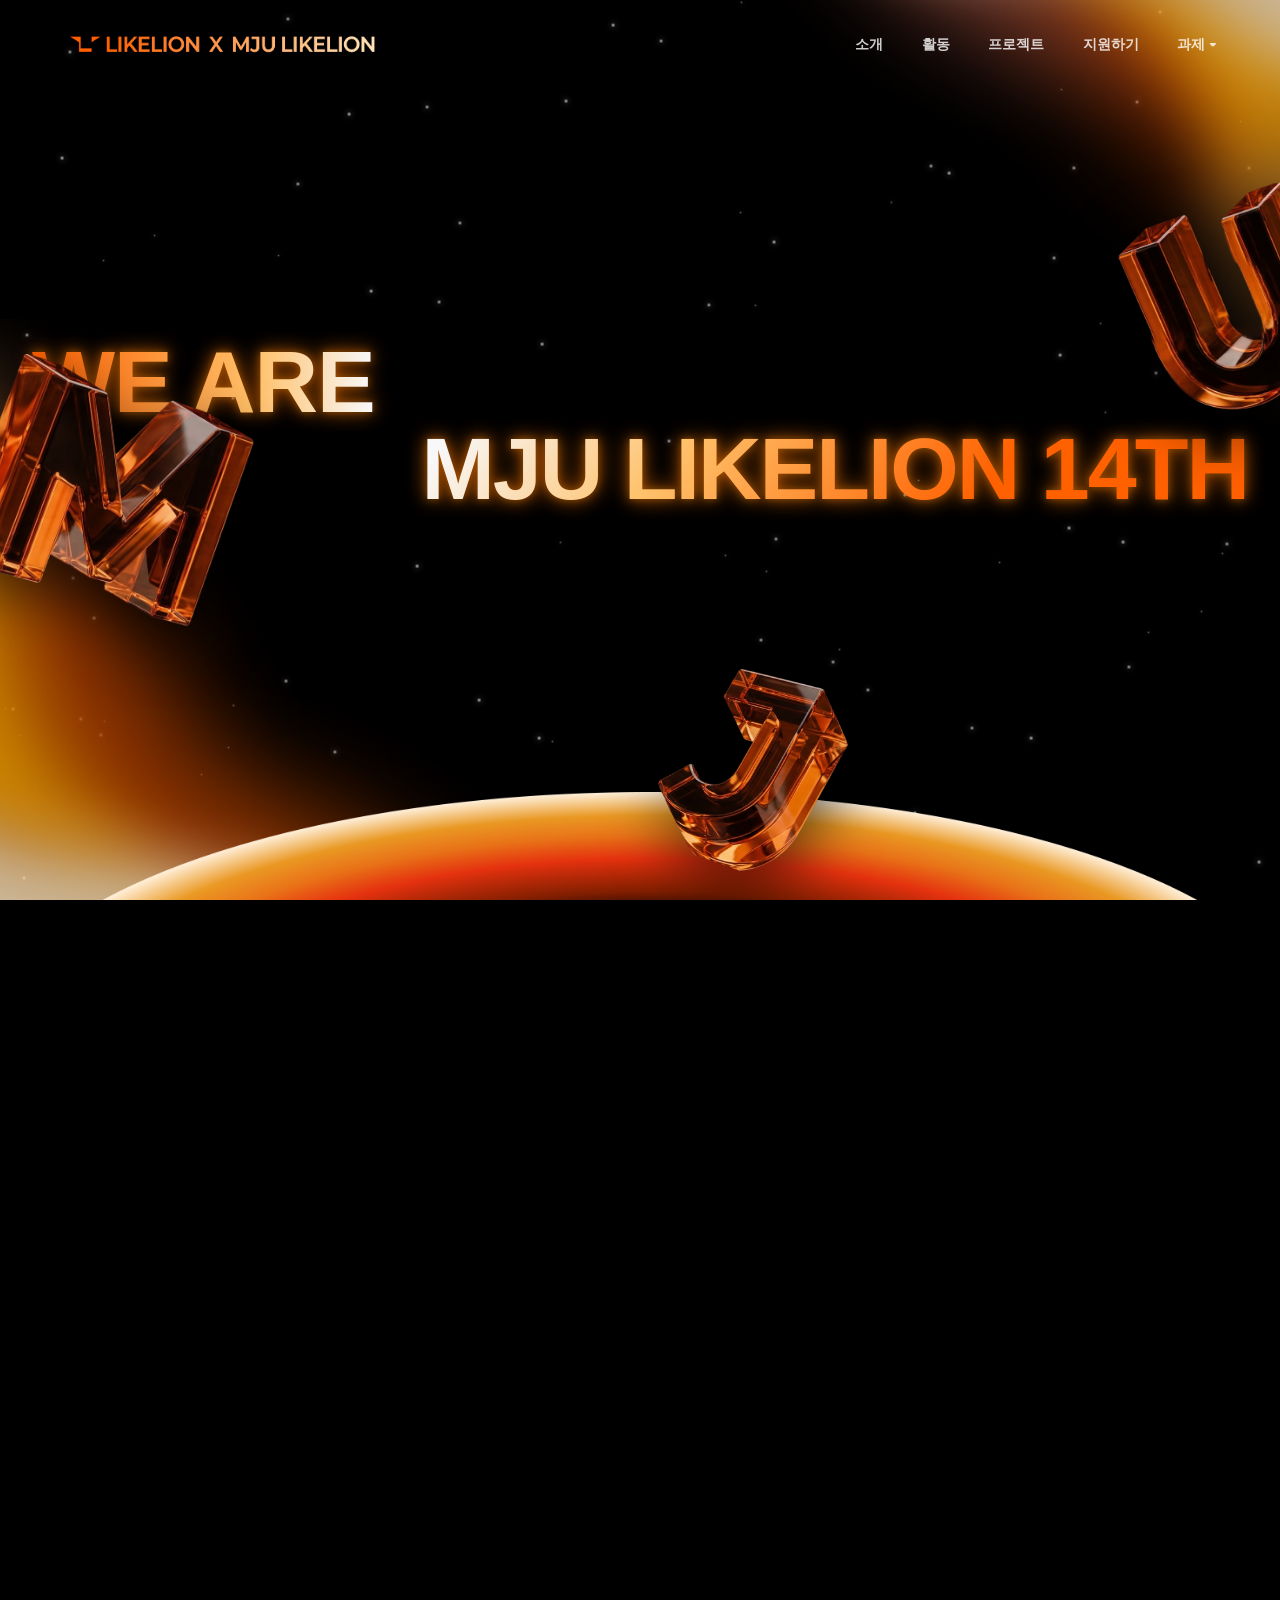
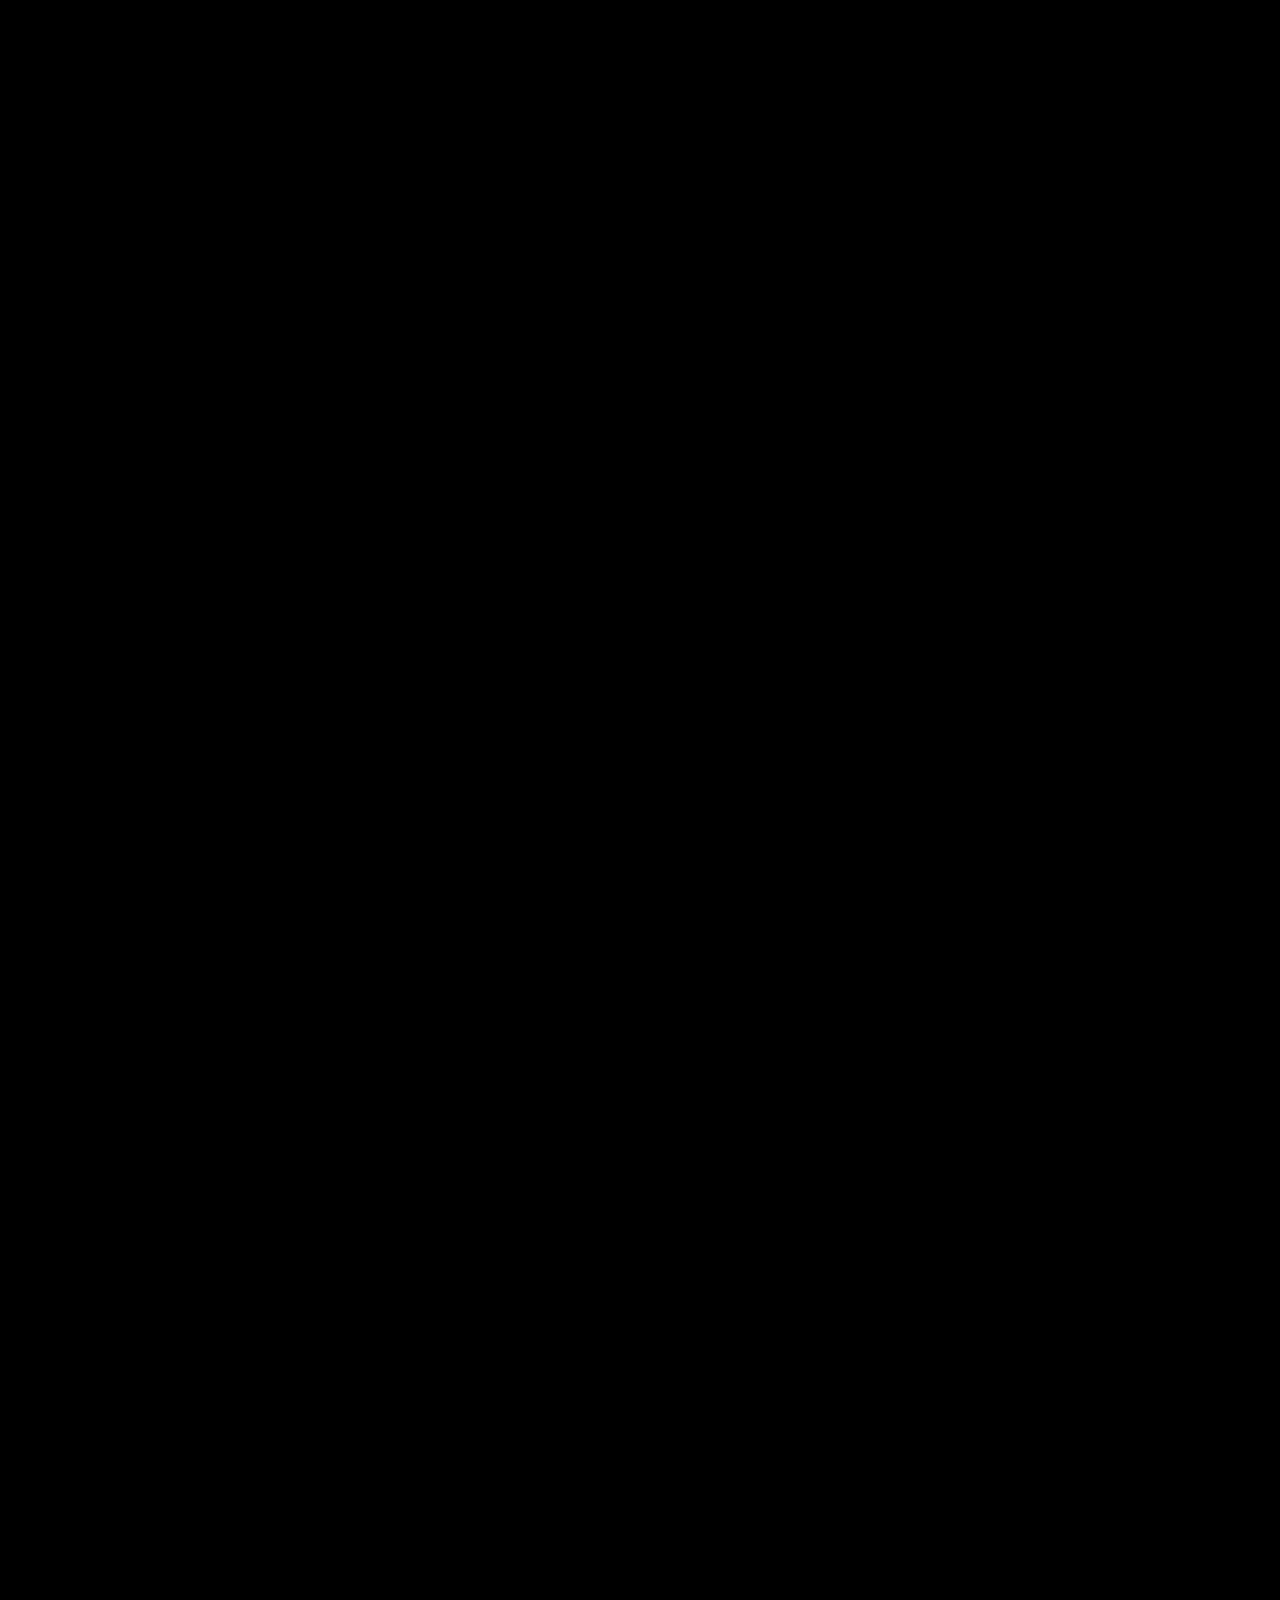
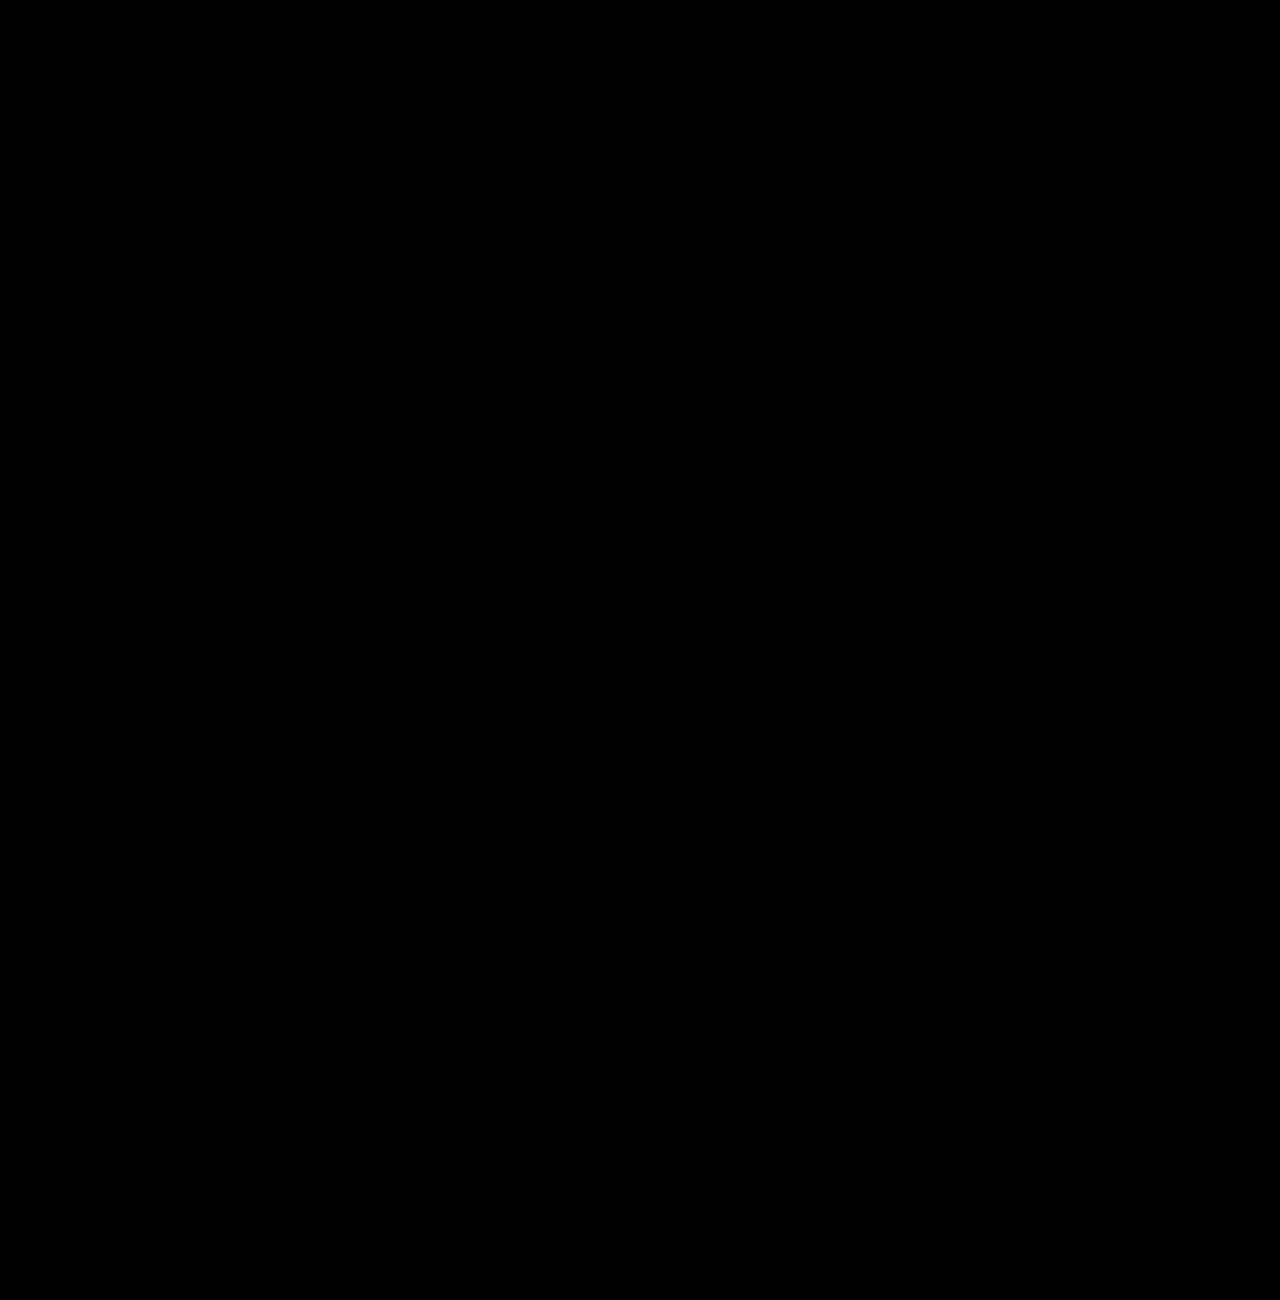
<file: index.html>
<!DOCTYPE html>
<html lang="ko">

<head>
  <meta charset="UTF-8">
  <meta name="viewport" content="width=device-width, initial-scale=1.0">
  <title>MJU LIKELION</title>
  <link rel="stylesheet" href="style.css">
</head>

<body>
  <div id="fullpage-wrapper">
    <section class="section section-1">
      <div class="background-effects">
        <img src="img/left_under.png" alt="left glow" class="effect-left">
        <img src="img/right_up.png" alt="right glow" class="effect-right">
      </div>

      <header>
        <img src="img/ms_logo.png" alt="LIKELION X MJU LIKELION" class="logo">
        <nav class="main-nav">
          <ul>
            <li><a href="#">소개</a></li>
            <li><a href="#">활동</a></li>
            <li><a href="#">프로젝트</a></li>
            <li><a href="#">지원하기</a></li>
            <li class="dropdown">
              <a href="#" class="dropbtn" id="task-btn">과제 ▾</a>
              <div class="dropdown-content" id="task-dropdown">
                <a href="week1/homework_01.html">1주차</a>
                <a href="week2/homework_02.html">2주차</a>
                <a href="#">3주차</a>
                <a href="#">4주차</a>
                <a href="#">5주차</a>
                <a href="#">6주차</a>
                <a href="#">7주차</a>
                <a href="#">8주차</a>
                <a href="#">9주차</a>
                <a href="#">10주차</a>
              </div>
            </li>
          </ul>
        </nav>
      </header>

      <main class="content">
        <div class="text-group">
          <div class="text-we-are">WE ARE</div>
          <div class="text-mju">MJU LIKELION 14TH</div>
        </div>

        <div class="glass-letters">
          <img src="img/M_GLASS.png" alt="M" class="letter-m">
          <img src="img/J_GLASS.png" alt="J" class="letter-j">
          <img src="img/U_GLASS.png" alt="U" class="letter-u">
        </div>
      </main>

      <img src="img/bottom_horizon.png" alt="bottom horizon" class="bottom-horizon">
    </section>

    <section class="section section-2">
      <h2 class="dummy-title">PAGE 2</h2>
    </section>

    <section class="section section-3">
      <h2 class="dummy-title">PAGE 3</h2>
    </section>

    <section class="section section-4">
      <h2 class="dummy-title">PAGE 4</h2>
    </section>

    <section class="section section-5">
      <div class="footer-container">
        <div class="footer-top">
          <div class="footer-info">
            <h3>명지대학교 자연 멋쟁이사자처럼</h3>
            <p>경기도 용인시 처인구 명지로 116</p>
          </div>
          <ul class="footer-nav">
            <li><a href="#">소개</a></li>
            <li><a href="#">모집 안내</a></li>
            <li><a href="#">운영진</a></li>
            <li><a href="#">14기 지원하기</a></li>
          </ul>
        </div>
        <div class="footer-bottom">
          <p>Copyright© 2026 All rights reserved by LikeLion MJU</p>
          <div class="footer-social">
            <a href="#">Instagram</a>
            <a href="#">Github</a>
          </div>
        </div>
      </div>
    </section>
  </div>
  <script src="script.js"></script>
</body>

</html>
</file>
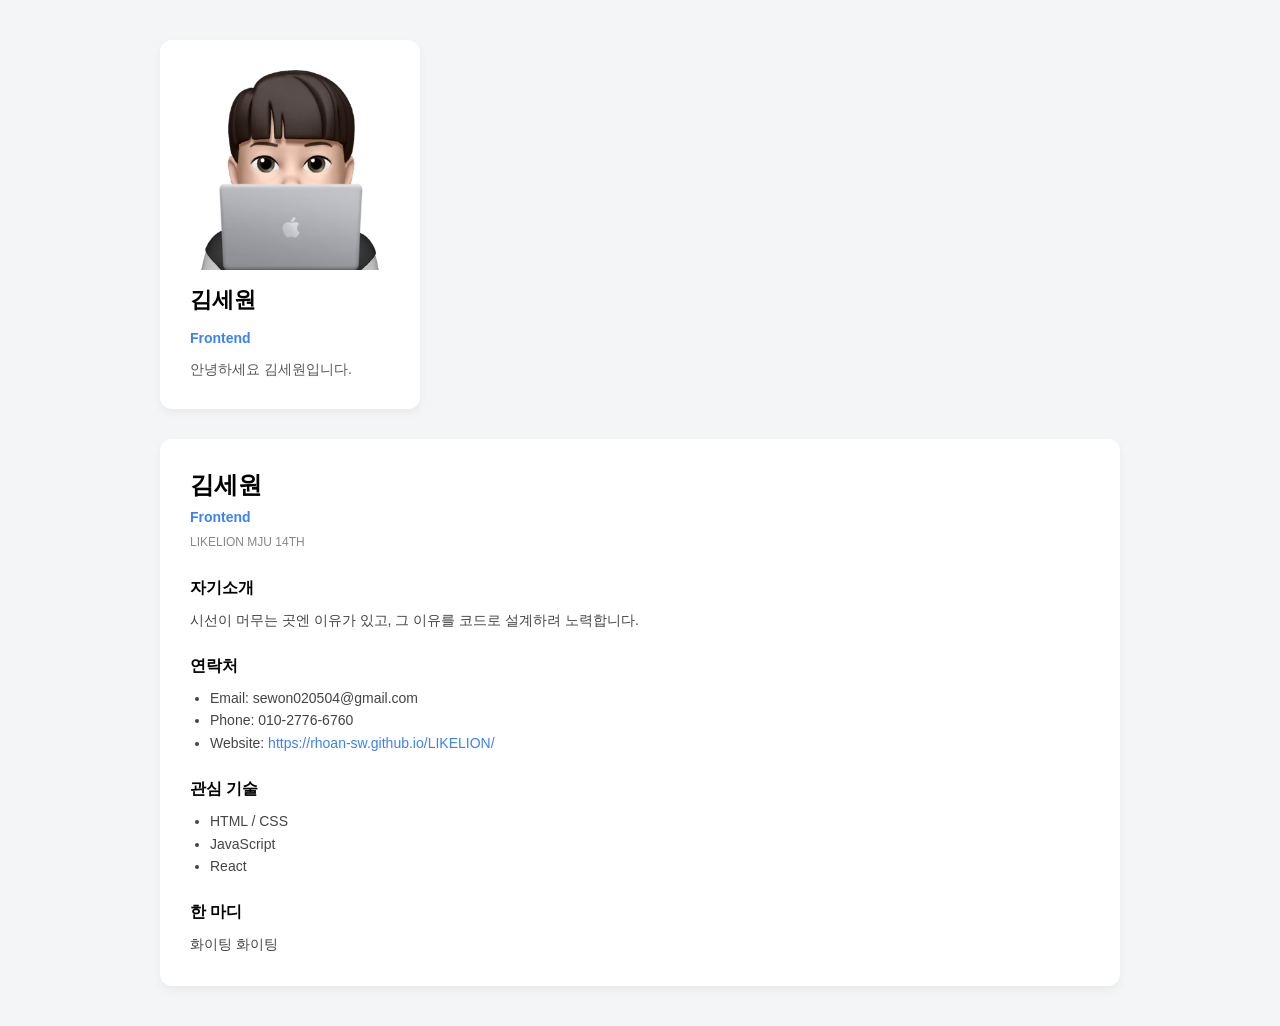
<file: week1/homework_01.html>
<!DOCTYPE html>
<html lang="ko">

<head>
    <meta charset="UTF-8">
    <meta name="viewport" content="width=device-width, initial-scale=1.0">
    <title>자기소개</title>
    <link rel="stylesheet" href="homework_01.css">
</head>

<body>
    <!-- 첫 번째 카드: 요약 정보 -->
    <div class="card1">
        <img src="../week1/profile.png" alt="프로필">
        <h1>김세원</h1>
        <p class="role">Frontend</p>
        <p>안녕하세요 김세원입니다.</p>
    </div>

    <!-- 두 번째 카드: 상세 정보 -->
    <div class="card2">
        <div class="head">
            <h1>김세원</h1>
            <p class="role">Frontend</p>
            <p class="track">LIKELION MJU 14TH</p>
        </div>

        <div class="sec">
            <h2>자기소개</h2>
            <p>시선이 머무는 곳엔 이유가 있고, 그 이유를 코드로 설계하려 노력합니다.</p>
        </div>

        <div class="sec">
            <h2>연락처</h2>
            <ul>
                <li>Email: sewon020504@gmail.com</li>
                <li>Phone: 010-2776-6760</li>
                <li>Website: <a href="https://rhoan-sw.github.io/LIKELION/">https://rhoan-sw.github.io/LIKELION/</a>
                </li>
            </ul>
        </div>

        <div class="sec">
            <h2>관심 기술</h2>
            <ul>
                <li>HTML / CSS</li>
                <li>JavaScript</li>
                <li>React</li>
            </ul>
        </div>

        <div class="sec">
            <h2>한 마디</h2>
            <p>화이팅 화이팅</p>
        </div>
    </div>
</body>

</html>
</file>
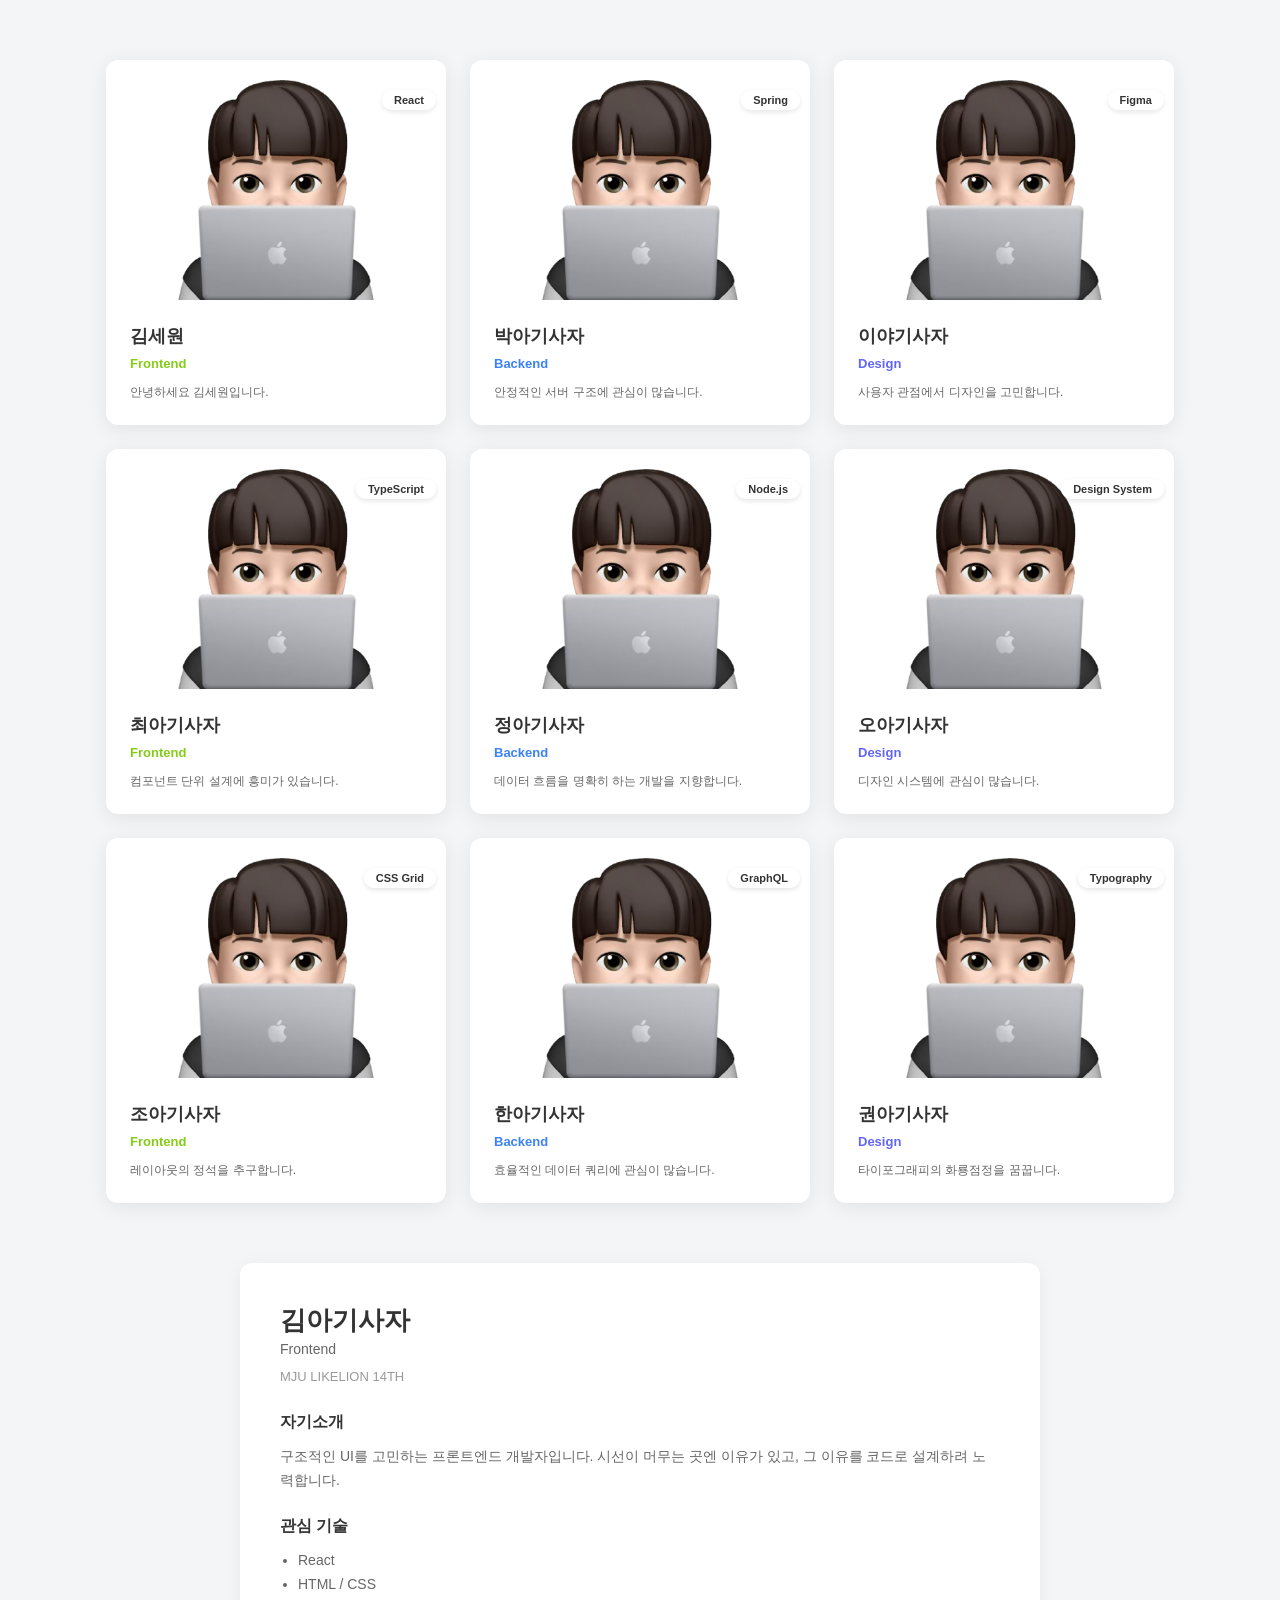
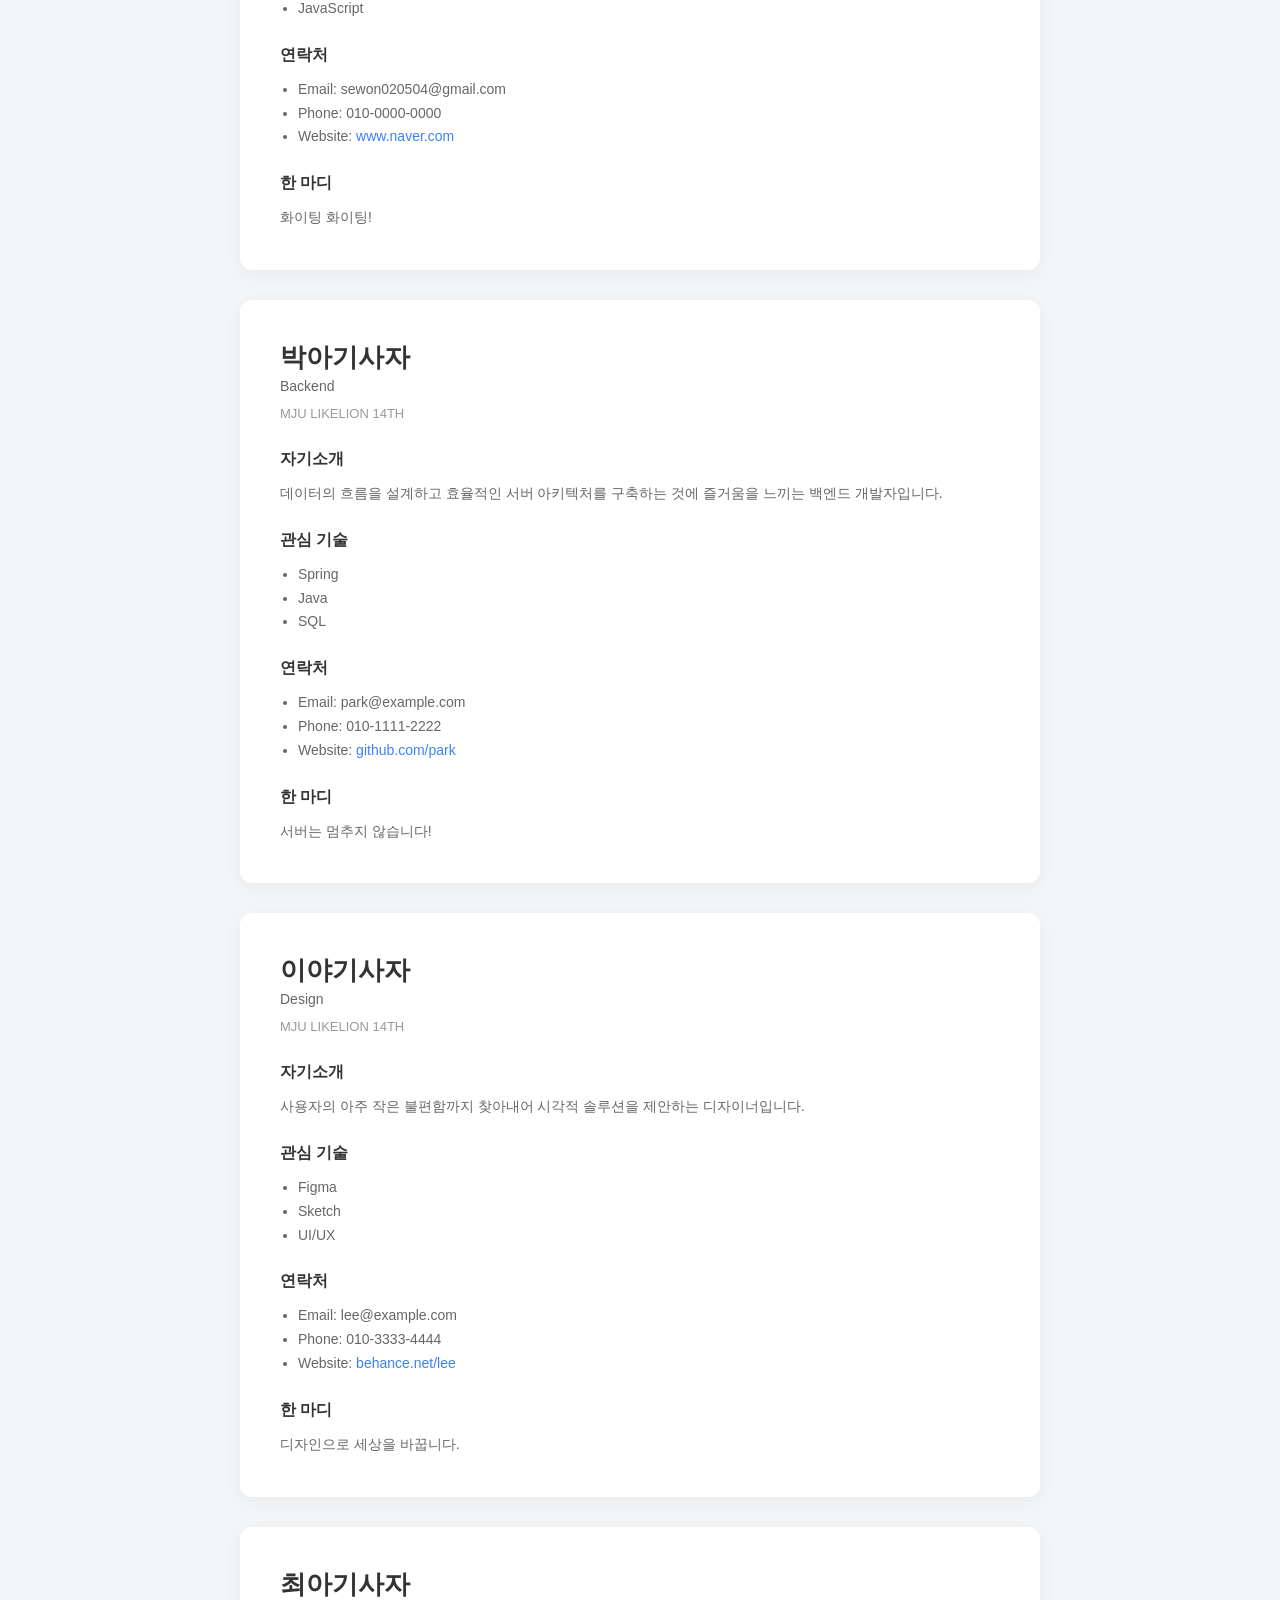
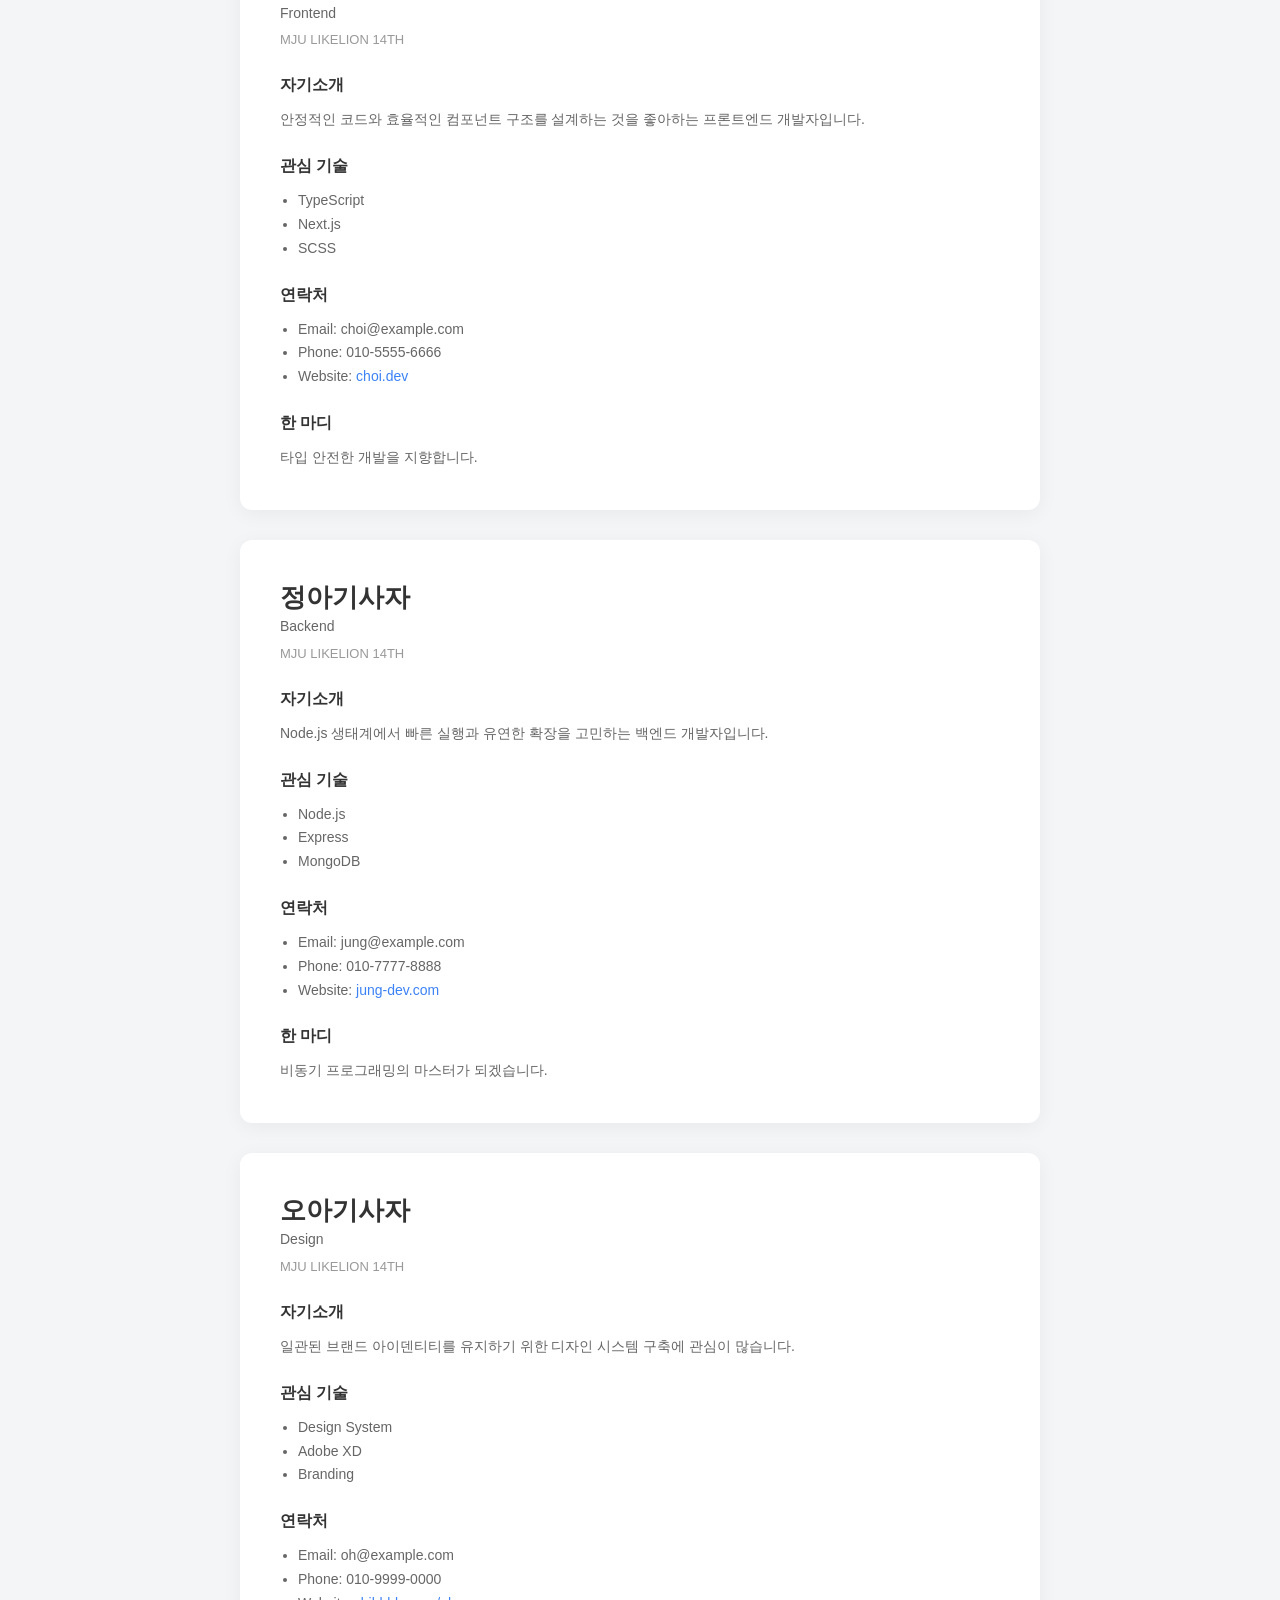
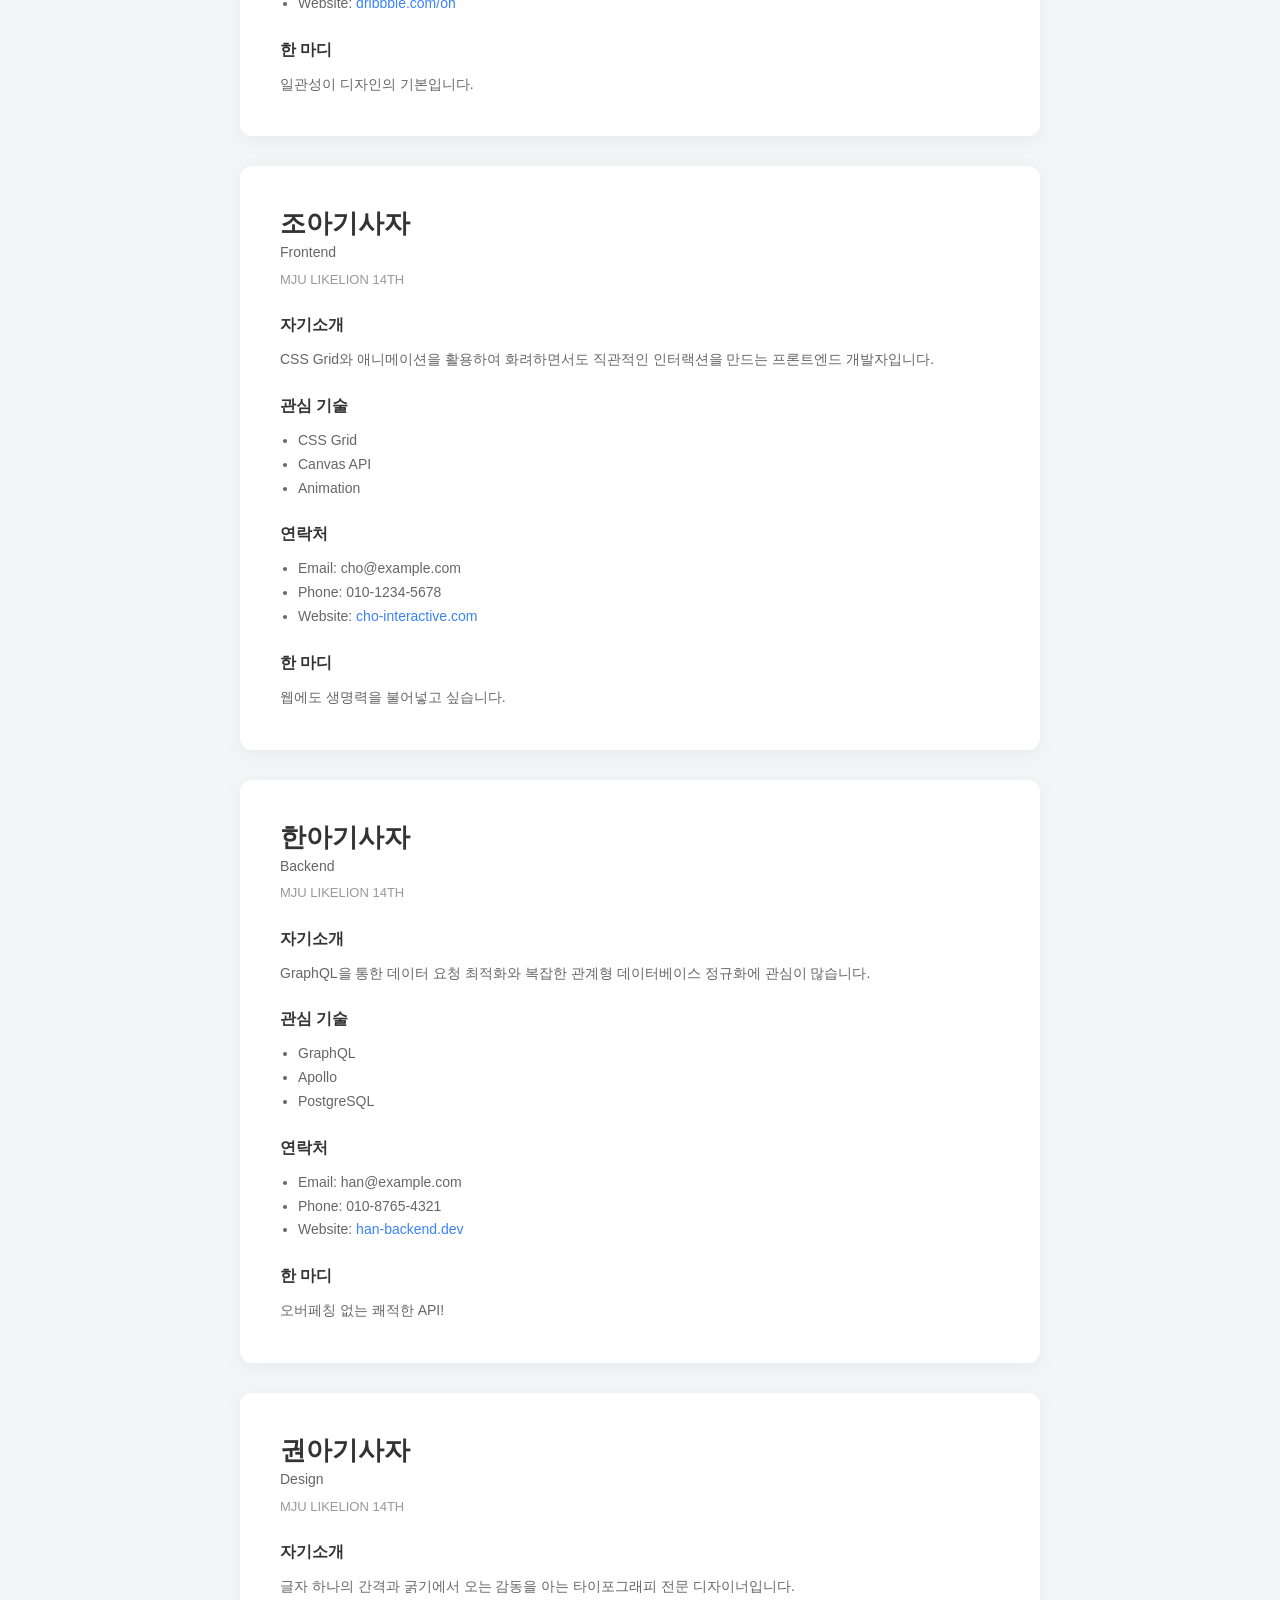
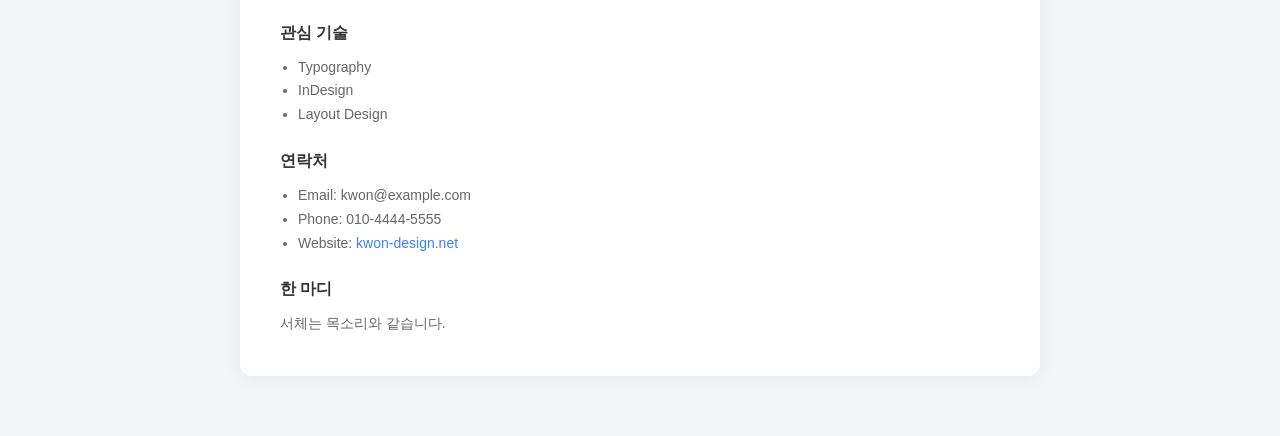
<file: week2/homework_02.html>
<!DOCTYPE html>
<html lang="ko">

<head>
    <meta charset="UTF-8">
    <meta name="viewport" content="width=device-width, initial-scale=1.0">
    <title>아기 사자 명단 - MJU LIKELION 14TH</title>
    <link rel="stylesheet" href="homework_02.css">
</head>

<body>
    <!-- 상단: 요약 카드 그리드 영역 -->
    <div class="summary-grid">
        <!-- 1. 김아기사자 -->
        <div class="card1">
            <div class="img-box">
                <div class="badge">React</div>
                <img src="../week1/profile.png" alt="프로필">
            </div>
            <div class="txt-box">
                <h1>김세원</h1>
                <p class="role frontend">Frontend</p>
                <p class="desc">안녕하세요 김세원입니다.</p>
            </div>
        </div>

        <!-- 2. 박아기사자 -->
        <div class="card1">
            <div class="img-box">
                <div class="badge">Spring</div>
                <img src="../week1/profile.png" alt="프로필">
            </div>
            <div class="txt-box">
                <h1>박아기사자</h1>
                <p class="role backend">Backend</p>
                <p class="desc">안정적인 서버 구조에 관심이 많습니다.</p>
            </div>
        </div>

        <!-- 3. 이야기사자 -->
        <div class="card1">
            <div class="img-box">
                <div class="badge">Figma</div>
                <img src="../week1/profile.png" alt="프로필">
            </div>
            <div class="txt-box">
                <h1>이야기사자</h1>
                <p class="role design">Design</p>
                <p class="desc">사용자 관점에서 디자인을 고민합니다.</p>
            </div>
        </div>

        <!-- 4. 최아기사자 -->
        <div class="card1">
            <div class="img-box">
                <div class="badge">TypeScript</div>
                <img src="../week1/profile.png" alt="프로필">
            </div>
            <div class="txt-box">
                <h1>최아기사자</h1>
                <p class="role frontend">Frontend</p>
                <p class="desc">컴포넌트 단위 설계에 흥미가 있습니다.</p>
            </div>
        </div>

        <!-- 5. 정아기사자 -->
        <div class="card1">
            <div class="img-box">
                <div class="badge">Node.js</div>
                <img src="../week1/profile.png" alt="프로필">
            </div>
            <div class="txt-box">
                <h1>정아기사자</h1>
                <p class="role backend">Backend</p>
                <p class="desc">데이터 흐름을 명확히 하는 개발을 지향합니다.</p>
            </div>
        </div>

        <!-- 6. 오아기사자 -->
        <div class="card1">
            <div class="img-box">
                <div class="badge">Design System</div>
                <img src="../week1/profile.png" alt="프로필">
            </div>
            <div class="txt-box">
                <h1>오아기사자</h1>
                <p class="role design">Design</p>
                <p class="desc">디자인 시스템에 관심이 많습니다.</p>
            </div>
        </div>

        <!-- 7. 조아기사자 -->
        <div class="card1">
            <div class="img-box">
                <div class="badge">CSS Grid</div>
                <img src="../week1/profile.png" alt="프로필">
            </div>
            <div class="txt-box">
                <h1>조아기사자</h1>
                <p class="role frontend">Frontend</p>
                <p class="desc">레이아웃의 정석을 추구합니다.</p>
            </div>
        </div>

        <!-- 8. 한아기사자 -->
        <div class="card1">
            <div class="img-box">
                <div class="badge">GraphQL</div>
                <img src="../week1/profile.png" alt="프로필">
            </div>
            <div class="txt-box">
                <h1>한아기사자</h1>
                <p class="role backend">Backend</p>
                <p class="desc">효율적인 데이터 쿼리에 관심이 많습니다.</p>
            </div>
        </div>

        <!-- 9. 권아기사자 -->
        <div class="card1">
            <div class="img-box">
                <div class="badge">Typography</div>
                <img src="../week1/profile.png" alt="프로필">
            </div>
            <div class="txt-box">
                <h1>권아기사자</h1>
                <p class="role design">Design</p>
                <p class="desc">타이포그래피의 화룡점정을 꿈꿉니다.</p>
            </div>
        </div>
    </div>

    <!-- 하단: 상세 정보 리스트 -->
    <div class="detail-list">
        <!-- 1. 김아기사자 -->
        <div class="card2">
            <div class="head">
                <h1>김아기사자</h1>
                <p class="role">Frontend</p>
                <p class="track">MJU LIKELION 14TH</p>
            </div>
            <div class="sec">
                <h2>자기소개</h2>
                <p>구조적인 UI를 고민하는 프론트엔드 개발자입니다. 시선이 머무는 곳엔 이유가 있고, 그 이유를 코드로 설계하려 노력합니다.</p>
            </div>
            <div class="sec">
                <h2>관심 기술</h2>
                <ul>
                    <li>React</li>
                    <li>HTML / CSS</li>
                    <li>JavaScript</li>
                </ul>
            </div>
            <div class="sec">
                <h2>연락처</h2>
                <ul>
                    <li>Email: sewon020504@gmail.com</li>
                    <li>Phone: 010-0000-0000</li>
                    <li>Website: <a href="#">www.naver.com</a></li>
                </ul>
            </div>
            <div class="sec">
                <h2>한 마디</h2>
                <p>화이팅 화이팅!</p>
            </div>
        </div>

        <!-- 2. 박아기사자 -->
        <div class="card2">
            <div class="head">
                <h1>박아기사자</h1>
                <p class="role">Backend</p>
                <p class="track">MJU LIKELION 14TH</p>
            </div>
            <div class="sec">
                <h2>자기소개</h2>
                <p>데이터의 흐름을 설계하고 효율적인 서버 아키텍처를 구축하는 것에 즐거움을 느끼는 백엔드 개발자입니다.</p>
            </div>
            <div class="sec">
                <h2>관심 기술</h2>
                <ul>
                    <li>Spring</li>
                    <li>Java</li>
                    <li>SQL</li>
                </ul>
            </div>
            <div class="sec">
                <h2>연락처</h2>
                <ul>
                    <li>Email: park@example.com</li>
                    <li>Phone: 010-1111-2222</li>
                    <li>Website: <a href="#">github.com/park</a></li>
                </ul>
            </div>
            <div class="sec">
                <h2>한 마디</h2>
                <p>서버는 멈추지 않습니다!</p>
            </div>
        </div>

        <!-- 3. 이야기사자 -->
        <div class="card2">
            <div class="head">
                <h1>이야기사자</h1>
                <p class="role">Design</p>
                <p class="track">MJU LIKELION 14TH</p>
            </div>
            <div class="sec">
                <h2>자기소개</h2>
                <p>사용자의 아주 작은 불편함까지 찾아내어 시각적 솔루션을 제안하는 디자이너입니다.</p>
            </div>
            <div class="sec">
                <h2>관심 기술</h2>
                <ul>
                    <li>Figma</li>
                    <li>Sketch</li>
                    <li>UI/UX</li>
                </ul>
            </div>
            <div class="sec">
                <h2>연락처</h2>
                <ul>
                    <li>Email: lee@example.com</li>
                    <li>Phone: 010-3333-4444</li>
                    <li>Website: <a href="#">behance.net/lee</a></li>
                </ul>
            </div>
            <div class="sec">
                <h2>한 마디</h2>
                <p>디자인으로 세상을 바꿉니다.</p>
            </div>
        </div>

        <!-- 4. 최아기사자 -->
        <div class="card2">
            <div class="head">
                <h1>최아기사자</h1>
                <p class="role">Frontend</p>
                <p class="track">MJU LIKELION 14TH</p>
            </div>
            <div class="sec">
                <h2>자기소개</h2>
                <p>안정적인 코드와 효율적인 컴포넌트 구조를 설계하는 것을 좋아하는 프론트엔드 개발자입니다.</p>
            </div>
            <div class="sec">
                <h2>관심 기술</h2>
                <ul>
                    <li>TypeScript</li>
                    <li>Next.js</li>
                    <li>SCSS</li>
                </ul>
            </div>
            <div class="sec">
                <h2>연락처</h2>
                <ul>
                    <li>Email: choi@example.com</li>
                    <li>Phone: 010-5555-6666</li>
                    <li>Website: <a href="#">choi.dev</a></li>
                </ul>
            </div>
            <div class="sec">
                <h2>한 마디</h2>
                <p>타입 안전한 개발을 지향합니다.</p>
            </div>
        </div>

        <!-- 5. 정아기사자 -->
        <div class="card2">
            <div class="head">
                <h1>정아기사자</h1>
                <p class="role">Backend</p>
                <p class="track">MJU LIKELION 14TH</p>
            </div>
            <div class="sec">
                <h2>자기소개</h2>
                <p>Node.js 생태계에서 빠른 실행과 유연한 확장을 고민하는 백엔드 개발자입니다.</p>
            </div>
            <div class="sec">
                <h2>관심 기술</h2>
                <ul>
                    <li>Node.js</li>
                    <li>Express</li>
                    <li>MongoDB</li>
                </ul>
            </div>
            <div class="sec">
                <h2>연락처</h2>
                <ul>
                    <li>Email: jung@example.com</li>
                    <li>Phone: 010-7777-8888</li>
                    <li>Website: <a href="#">jung-dev.com</a></li>
                </ul>
            </div>
            <div class="sec">
                <h2>한 마디</h2>
                <p>비동기 프로그래밍의 마스터가 되겠습니다.</p>
            </div>
        </div>

        <!-- 6. 오아기사자 -->
        <div class="card2">
            <div class="head">
                <h1>오아기사자</h1>
                <p class="role">Design</p>
                <p class="track">MJU LIKELION 14TH</p>
            </div>
            <div class="sec">
                <h2>자기소개</h2>
                <p>일관된 브랜드 아이덴티티를 유지하기 위한 디자인 시스템 구축에 관심이 많습니다.</p>
            </div>
            <div class="sec">
                <h2>관심 기술</h2>
                <ul>
                    <li>Design System</li>
                    <li>Adobe XD</li>
                    <li>Branding</li>
                </ul>
            </div>
            <div class="sec">
                <h2>연락처</h2>
                <ul>
                    <li>Email: oh@example.com</li>
                    <li>Phone: 010-9999-0000</li>
                    <li>Website: <a href="#">dribbble.com/oh</a></li>
                </ul>
            </div>
            <div class="sec">
                <h2>한 마디</h2>
                <p>일관성이 디자인의 기본입니다.</p>
            </div>
        </div>

        <!-- 7. 조아기사자 -->
        <div class="card2">
            <div class="head">
                <h1>조아기사자</h1>
                <p class="role">Frontend</p>
                <p class="track">MJU LIKELION 14TH</p>
            </div>
            <div class="sec">
                <h2>자기소개</h2>
                <p>CSS Grid와 애니메이션을 활용하여 화려하면서도 직관적인 인터랙션을 만드는 프론트엔드 개발자입니다.</p>
            </div>
            <div class="sec">
                <h2>관심 기술</h2>
                <ul>
                    <li>CSS Grid</li>
                    <li>Canvas API</li>
                    <li>Animation</li>
                </ul>
            </div>
            <div class="sec">
                <h2>연락처</h2>
                <ul>
                    <li>Email: cho@example.com</li>
                    <li>Phone: 010-1234-5678</li>
                    <li>Website: <a href="#">cho-interactive.com</a></li>
                </ul>
            </div>
            <div class="sec">
                <h2>한 마디</h2>
                <p>웹에도 생명력을 불어넣고 싶습니다.</p>
            </div>
        </div>

        <!-- 8. 한아기사자 -->
        <div class="card2">
            <div class="head">
                <h1>한아기사자</h1>
                <p class="role">Backend</p>
                <p class="track">MJU LIKELION 14TH</p>
            </div>
            <div class="sec">
                <h2>자기소개</h2>
                <p>GraphQL을 통한 데이터 요청 최적화와 복잡한 관계형 데이터베이스 정규화에 관심이 많습니다.</p>
            </div>
            <div class="sec">
                <h2>관심 기술</h2>
                <ul>
                    <li>GraphQL</li>
                    <li>Apollo</li>
                    <li>PostgreSQL</li>
                </ul>
            </div>
            <div class="sec">
                <h2>연락처</h2>
                <ul>
                    <li>Email: han@example.com</li>
                    <li>Phone: 010-8765-4321</li>
                    <li>Website: <a href="#">han-backend.dev</a></li>
                </ul>
            </div>
            <div class="sec">
                <h2>한 마디</h2>
                <p>오버페칭 없는 쾌적한 API!</p>
            </div>
        </div>

        <!-- 9. 권아기사자 -->
        <div class="card2">
            <div class="head">
                <h1>권아기사자</h1>
                <p class="role">Design</p>
                <p class="track">MJU LIKELION 14TH</p>
            </div>
            <div class="sec">
                <h2>자기소개</h2>
                <p>글자 하나의 간격과 굵기에서 오는 감동을 아는 타이포그래피 전문 디자이너입니다.</p>
            </div>
            <div class="sec">
                <h2>관심 기술</h2>
                <ul>
                    <li>Typography</li>
                    <li>InDesign</li>
                    <li>Layout Design</li>
                </ul>
            </div>
            <div class="sec">
                <h2>연락처</h2>
                <ul>
                    <li>Email: kwon@example.com</li>
                    <li>Phone: 010-4444-5555</li>
                    <li>Website: <a href="#">kwon-design.net</a></li>
                </ul>
            </div>
            <div class="sec">
                <h2>한 마디</h2>
                <p>서체는 목소리와 같습니다.</p>
            </div>
        </div>
    </div>
</body>

</html>
</file>
<file: style.css>
@font-face {
  font-family: 'A2z';
  src: url('https://cdn.jsdelivr.net/gh/projectnoonnu/2601-6@1.0/에이투지체-1Thin.woff2') format('woff2');
  font-weight: 100;
  font-display: swap;
}

@font-face {
  font-family: 'A2z';
  src: url('https://cdn.jsdelivr.net/gh/projectnoonnu/2601-6@1.0/에이투지체-2ExtraLight.woff2') format('woff2');
  font-weight: 200;
  font-display: swap;
}

@font-face {
  font-family: 'A2z';
  src: url('https://cdn.jsdelivr.net/gh/projectnoonnu/2601-6@1.0/에이투지체-3Light.woff2') format('woff2');
  font-weight: 300;
  font-display: swap;
}

@font-face {
  font-family: 'A2z';
  src: url('https://cdn.jsdelivr.net/gh/projectnoonnu/2601-6@1.0/에이투지체-4Regular.woff2') format('woff2');
  font-weight: 400;
  font-display: swap;
}

@font-face {
  font-family: 'A2z';
  src: url('https://cdn.jsdelivr.net/gh/projectnoonnu/2601-6@1.0/에이투지체-5Medium.woff2') format('woff2');
  font-weight: 500;
  font-display: swap;
}

@font-face {
  font-family: 'A2z';
  src: url('https://cdn.jsdelivr.net/gh/projectnoonnu/2601-6@1.0/에이투지체-6SemiBold.woff2') format('woff2');
  font-weight: 600;
  font-display: swap;
}

@font-face {
  font-family: 'A2z';
  src: url('https://cdn.jsdelivr.net/gh/projectnoonnu/2601-6@1.0/에이투지체-7Bold.woff2') format('woff2');
  font-weight: 700;
  font-display: swap;
}

@font-face {
  font-family: 'A2z';
  src: url('https://cdn.jsdelivr.net/gh/projectnoonnu/2601-6@1.0/에이투지체-8ExtraBold.woff2') format('woff2');
  font-weight: 800;
  font-display: swap;
}

@font-face {
  font-family: 'A2z';
  src: url('https://cdn.jsdelivr.net/gh/projectnoonnu/2601-6@1.0/에이투지체-9Black.woff2') format('woff2');
  font-weight: 900;
  font-display: swap;
}

* {
  margin: 0;
  padding: 0;
  box-sizing: border-box;
}

body,
html {
  width: 100%;
  height: 100vh;
  background-color: #000;
  overflow: hidden;
  font-family: 'Paperozi', -apple-system, sans-serif;
  color: #fff;
  position: relative;
}

.background-effects img {
  position: absolute;
  z-index: 1;
  pointer-events: none;
}

.effect-left {
  bottom: 0;
  left: 0;
  width: 60vw;
  max-width: 800px;
  opacity: 0.8;
}

.effect-right {
  top: 0;
  right: 0;
  width: 50vw;
  max-width: 800px;
  opacity: 0.8;
}

header {
  position: absolute;
  top: 30px;
  width: 100%;
  padding: 0 5vw;
  display: flex;
  justify-content: space-between;
  align-items: center;
  z-index: 10;
}

.logo {
  height: 28px;
  object-fit: contain;



}

.main-nav ul {
  list-style: none;
  display: flex;
  gap: 3vw;
}

.main-nav a {
  color: rgba(255, 255, 255, 0.8);
  text-decoration: none;
  font-size: 0.90rem;
  font-weight: 600;
  transition: color 0.3s ease;
}

.main-nav a:hover {
  color: #ff8c00;
}

.dropdown {
  position: relative;
  display: flex;
  align-items: center;
}

.dropdown-content {
  display: none;
  position: absolute;
  background-color: rgba(10, 10, 10, 0.95);
  min-width: 100px;
  box-shadow: 0px 8px 16px 0px rgba(0, 0, 0, 0.8);
  z-index: 20;
  top: 180%;
  left: 50%;
  transform: translateX(-50%);
  border-radius: 8px;
  padding: 5px 0;
  border: 1px solid rgba(255, 255, 255, 0.1);
  backdrop-filter: blur(10px);
}

.dropdown-content.show {
  display: block;
  animation: fadeIn 0.2s ease-out;
}

.dropdown-content a {
  color: rgba(255, 255, 255, 0.8);
  padding: 10px 16px;
  text-decoration: none;
  display: block;
  text-align: center;
  font-size: 0.85rem;
  font-weight: 500;
  transition: all 0.3s ease;
}

.dropdown-content a:hover {
  background-color: rgba(255, 140, 0, 0.1);
  color: #ff8c00;
}

@keyframes fadeIn {
  from {
    opacity: 0;
    transform: translate(-50%, -10px);
  }

  to {
    opacity: 1;
    transform: translate(-50%, 0);
  }
}

.content {
  position: relative;
  width: 100%;
  height: 100%;
  display: flex;
  flex-direction: column;
  justify-content: center;
  align-items: center;
  z-index: 5;
}

.text-group {
  position: relative;
  width: 95%;
  max-width: 1300px;
  margin: 0 auto;
  display: flex;
  flex-direction: column;
  z-index: 6;
  margin-top: -50px;
}

.text-we-are {
  font-size: 5.5rem;
  font-weight: 800;
  text-align: left;
  align-self: flex-start;
  color: #ff8c00;
  background-image: linear-gradient(270deg, rgb(248, 248, 249) 1%, rgb(255, 193, 106) 34.62%, rgb(255, 96, 0) 100%);
  -webkit-background-clip: text;
  background-clip: text;
  -webkit-text-fill-color: transparent;
  width: fit-content;
  letter-spacing: -1px;
  margin-bottom: -15px;
  filter: drop-shadow(0 0 10px rgba(255, 100, 0, 0.5)) drop-shadow(0 0 4px rgba(255, 150, 0, 0.5));
  animation: slideUpFade 1.2s both cubic-bezier(0.2, 0.8, 0.2, 1), pulseGlow 4s infinite ease-in-out;
}

.text-mju {
  font-size: 5.5rem;
  font-weight: 800;
  text-align: right;
  align-self: flex-end;
  color: #ff8c00;
  background-image: linear-gradient(128.66deg, rgb(248, 248, 249) 4.88%, rgb(255, 193, 106) 31.27%, rgb(255, 96, 0) 68.71%);
  -webkit-background-clip: text;
  background-clip: text;
  -webkit-text-fill-color: transparent;
  width: fit-content;
  letter-spacing: -2px;
  filter: drop-shadow(0 0 10px rgba(255, 100, 0, 0.5)) drop-shadow(0 0 4px rgba(255, 150, 0, 0.5));
  animation: slideUpFade 1.2s both cubic-bezier(0.2, 0.8, 0.2, 1) 0.4s, pulseGlow 4s infinite ease-in-out;
}

.glass-letters img {
  position: absolute;
  z-index: 10;
  pointer-events: none;
  filter: drop-shadow(0 20px 30px rgba(0, 0, 0, 0.6));
}

.letter-m {
  top: 55%;
  left: -4%;
  width: 25vw;
  max-width: 320px;
  transform: translateY(-50%) rotate(0deg);
  animation: floatM 5s ease-in-out infinite;
}

.letter-u {
  top: 35%;
  right: -4%;
  width: 20vw;
  max-width: 280px;
  transform: translateY(-50%) rotate(0deg);
  animation: floatU 6s ease-in-out infinite;
}

.letter-j {
  bottom: -2%;
  left: 60%;
  width: 35vw;
  max-width: 450px;
  transform: translateX(-50%) rotate(0deg);
  animation: floatJ 4.5s ease-in-out infinite;
}

.bottom-horizon {
  position: absolute;
  bottom: 0;
  left: 50%;
  transform: translateX(-50%);
  width: 102vw;
  min-width: 1200px;
  object-fit: cover;
  object-position: bottom;
  z-index: 3;
  pointer-events: none;
  animation: horizonPulse 4s infinite ease-in-out alternate;
}

@keyframes floatM {

  0%,
  100% {
    transform: translateY(-50%) rotate(0deg);
  }

  50% {
    transform: translateY(-55%) rotate(0deg);
  }
}

@keyframes floatU {

  0%,
  100% {
    transform: translateY(-50%) rotate(0deg);
  }

  50% {
    transform: translateY(-45%) rotate(0deg);
  }
}

@keyframes floatJ {

  0%,
  100% {
    transform: translateX(-50%) translateY(0) rotate(0deg);
  }

  50% {
    transform: translateX(-50%) translateY(-20px) rotate(0deg);
  }
}

@keyframes slideUpFade {
  0% {
    opacity: 0;
    transform: translateY(40px);
  }

  100% {
    opacity: 1;
    transform: translateY(0);
  }
}

@keyframes horizonPulse {

  0%,
  100% {
    filter: drop-shadow(0 -4px 10px rgba(255, 229, 186, 0.6));
  }

  50% {
    filter: drop-shadow(0 -8px 20px rgba(255, 229, 186, 1));
  }
}

@keyframes pulseGlow {

  0%,
  100% {
    filter: drop-shadow(0 0 10px rgba(255, 100, 0, 0.5)) drop-shadow(0 0 4px rgba(255, 150, 0, 0.5));
  }

  50% {
    filter: drop-shadow(0 0 3px rgba(255, 100, 0, 0.2)) drop-shadow(0 0 1px rgba(255, 150, 0, 0.2));
  }
}

#fullpage-wrapper {
  width: 100%;
  height: 100vh;
  transition: transform 0.8s cubic-bezier(0.7, 0, 0.3, 1);
}

.section {
  width: 100%;
  height: 100vh;
  position: relative;
  overflow: hidden;
}

.dummy-title {
  position: absolute;
  top: 50%;
  left: 50%;
  transform: translate(-50%, -50%);
  font-size: 4rem;
  color: rgba(255, 255, 255, 0.3);
  font-weight: 800;
  letter-spacing: 5px;
}

.section-5 {
  background-color: #000;
  display: flex;
  flex-direction: column;
  justify-content: flex-end;
}

.footer-container {
  width: 100%;
  padding: 40px 10%;
  background-color: #0a0a0a;
  border-top: 1px solid rgba(255, 255, 255, 0.1);
  color: #888;
}

.footer-top {
  display: flex;
  justify-content: space-between;
  align-items: flex-start;
  flex-wrap: wrap;
  margin-bottom: 25px;
}

.footer-info h3 {
  color: #fff;
  font-size: 1.5rem;
  margin-bottom: 15px;
  font-weight: 700;
}

.footer-info p {
  line-height: 1.6;
}

.footer-nav {
  list-style: none;
  display: flex;
  gap: 30px;
}

.footer-nav a {
  color: #fff;
  text-decoration: none;
  font-size: 1.1rem;
  font-weight: 500;
  transition: color 0.3s;
}

.footer-nav a:hover {
  color: #ff8c00;
}

.footer-bottom {
  display: flex;
  justify-content: space-between;
  align-items: center;
  border-top: 1px solid rgba(255, 255, 255, 0.1);
  padding-top: 15px;
  font-size: 0.9rem;
}

.footer-social {
  display: flex;
  gap: 20px;
}

.footer-social a {
  color: #888;
  text-decoration: none;
  transition: color 0.3s;
}

.footer-social a:hover {
  color: #fff;
}

/* Star Background */
#star-container {
  position: absolute;
  top: 0;
  left: 0;
  width: 100vw;
  height: 100vh;
  z-index: 0;
  pointer-events: none;
}

.star {
  position: absolute;
  background-color: rgba(255, 255, 255, 0.8);
  border-radius: 50%;
  opacity: 0.1;
  animation: twinkle 3s infinite alternate ease-in-out both;
}

@keyframes twinkle {
  0% { 
    opacity: 0.1; 
    transform: scale(0.8); 
  }
  100% { 
    opacity: 0.7; 
    transform: scale(1.5); 
    box-shadow: 0 0 4px rgba(255, 255, 255, 0.8);
  }
}
</file>
<file: week1/homework_01.css>
/* Reset 및 기본 스타일 */
* {
    margin: 0;
    padding: 0;
    box-sizing: border-box;
}

body {
    background-color: #f4f5f7;
    font-family: sans-serif;
    display: flex;
    flex-direction: column;
    align-items: flex-start;
    margin: 0 auto;
    /* 위아래는 0 좌우는 오토 */
    max-width: 1000px;
    padding: 40px 20px;
    gap: 30px;
}

/* 두 카드 공통 스타일 */
.card1,
.card2 {
    background-color: #ffffff;
    border-radius: 12px;
    box-shadow: 0 4px 10px rgba(0, 0, 0, 0.05);
    padding: 30px;
    display: flex;
    flex-direction: column;
}

/* 첫 번째 요약 카드 */
.card1 {
    max-width: 320px;
    gap: 15px;
    align-items: flex-start;
}

.card1 img {
    width: 200px;
    height: 200px;
    object-fit: cover;
    border-radius: 8px;
    align-self: center;
    /* 사진만 특별히 중앙에 배치 */
}

.card1 h1 {
    font-size: 22px;
}

.card1 p {
    font-size: 14px;
    color: #555555;
}

/* 두 번째 상세 카드 */
.card2 {
    width: 100%;
    gap: 25px;
}

.card2 .head {
    display: flex;
    flex-direction: column;
    gap: 5px;
}

.card2 h1 {
    font-size: 24px;
}

.card2 .sec {
    display: flex;
    flex-direction: column;
    gap: 10px;
}

.card2 h2 {
    font-size: 16px;
}

.card2 p,
.card2 li {
    font-size: 14px;
    line-height: 1.6;
    color: #444444;
}

.card2 ul {
    margin-left: 20px;
}

/* 포인트 스타일 (부모 클래스를 함께 적어 우선순위를 높임) */
.card1 .role,
.card2 .role {
    color: #3b82f6;
    font-weight: bold;
}

.card2 .track {
    color: #888888;
    font-size: 12px;
}

a {
    color: #3b82f6;
    text-decoration: none;
}
</file>
<file: week2/homework_02.css>
* {
    margin: 0;
    padding: 0;
    box-sizing: border-box;
}

body {
    background-color: #f4f5f7;
    font-family: -apple-system, BlinkMacSystemFont, "Segoe UI", Roboto, sans-serif;
    color: #333333;
    padding: 60px 20px;
    display: flex;
    flex-direction: column;
    align-items: center;
    gap: 60px;
}

.summary-grid {
    display: flex;
    flex-wrap: wrap;
    justify-content: center;
    gap: 24px;
    width: 100%;
    max-width: 1100px;
}

.summary-grid .card1 {
    flex: 0 0 340px;
}

.card1 {
    background-color: #ffffff;
    border-radius: 12px;
    box-shadow: 0 4px 20px rgba(0, 0, 0, 0.08);
    display: flex;
    flex-direction: column;
}


.img-box {
    position: relative;
    display: flex;
    flex-direction: column;
    align-items: center;
    margin-top: 20px;
}

.card1 img {
    width: 220px;
    height: 220px;
    border-radius: 8px;
}

.badge {
    position: absolute;
    top: 10px;
    right: 10px;
    background-color: rgba(255, 255, 255, 0.9);
    color: #333333;
    padding: 4px 12px;
    border-radius: 20px;
    font-size: 11px;
    font-weight: 700;
    box-shadow: 0 2px 5px rgba(0, 0, 0, 0.1);
}

/* 텍스트 영역 */
.txt-box {
    padding: 24px;
    display: flex;
    flex-direction: column;
    gap: 8px;
}

.card1 h1 {
    font-size: 18px;
    font-weight: 700;
}

.card1 .role {
    font-size: 13px;
    font-weight: 700;
}

/* 파트별 역할 색상 */
.card1 .role.frontend {
    color: #84cc16;
}

.card1 .role.backend {
    color: #3b82f6;
}

.card1 .role.design {
    color: #6366f1;
}

.card1 .desc {
    font-size: 12px;
    color: #666666;
    line-height: 1.5;
    margin-top: 4px;
}


.detail-list {
    display: flex;
    flex-direction: column;
    gap: 30px;
    width: 100%;
    max-width: 800px;
}

.card2 {
    background-color: #ffffff;
    border-radius: 12px;
    padding: 40px;
    box-shadow: 0 4px 20px rgba(0, 0, 0, 0.05);
    display: flex;
    flex-direction: column;
    gap: 24px;
}

.card2 h1 {
    font-size: 26px;
}

.card2 .track {
    color: #999999;
    font-size: 13px;
    margin-top: 4px;
}

.card2 .sec {
    display: flex;
    flex-direction: column;
    gap: 12px;
}

.card2 h2 {
    font-size: 16px;
    color: #333333;
}

.card2 p,
.card2 li {
    font-size: 14px;
    line-height: 1.7;
    color: #666666;
}

.card2 ul {
    margin-left: 18px;
}

.card2 a {
    color: #3b82f6;
    text-decoration: none;
}
</file>
